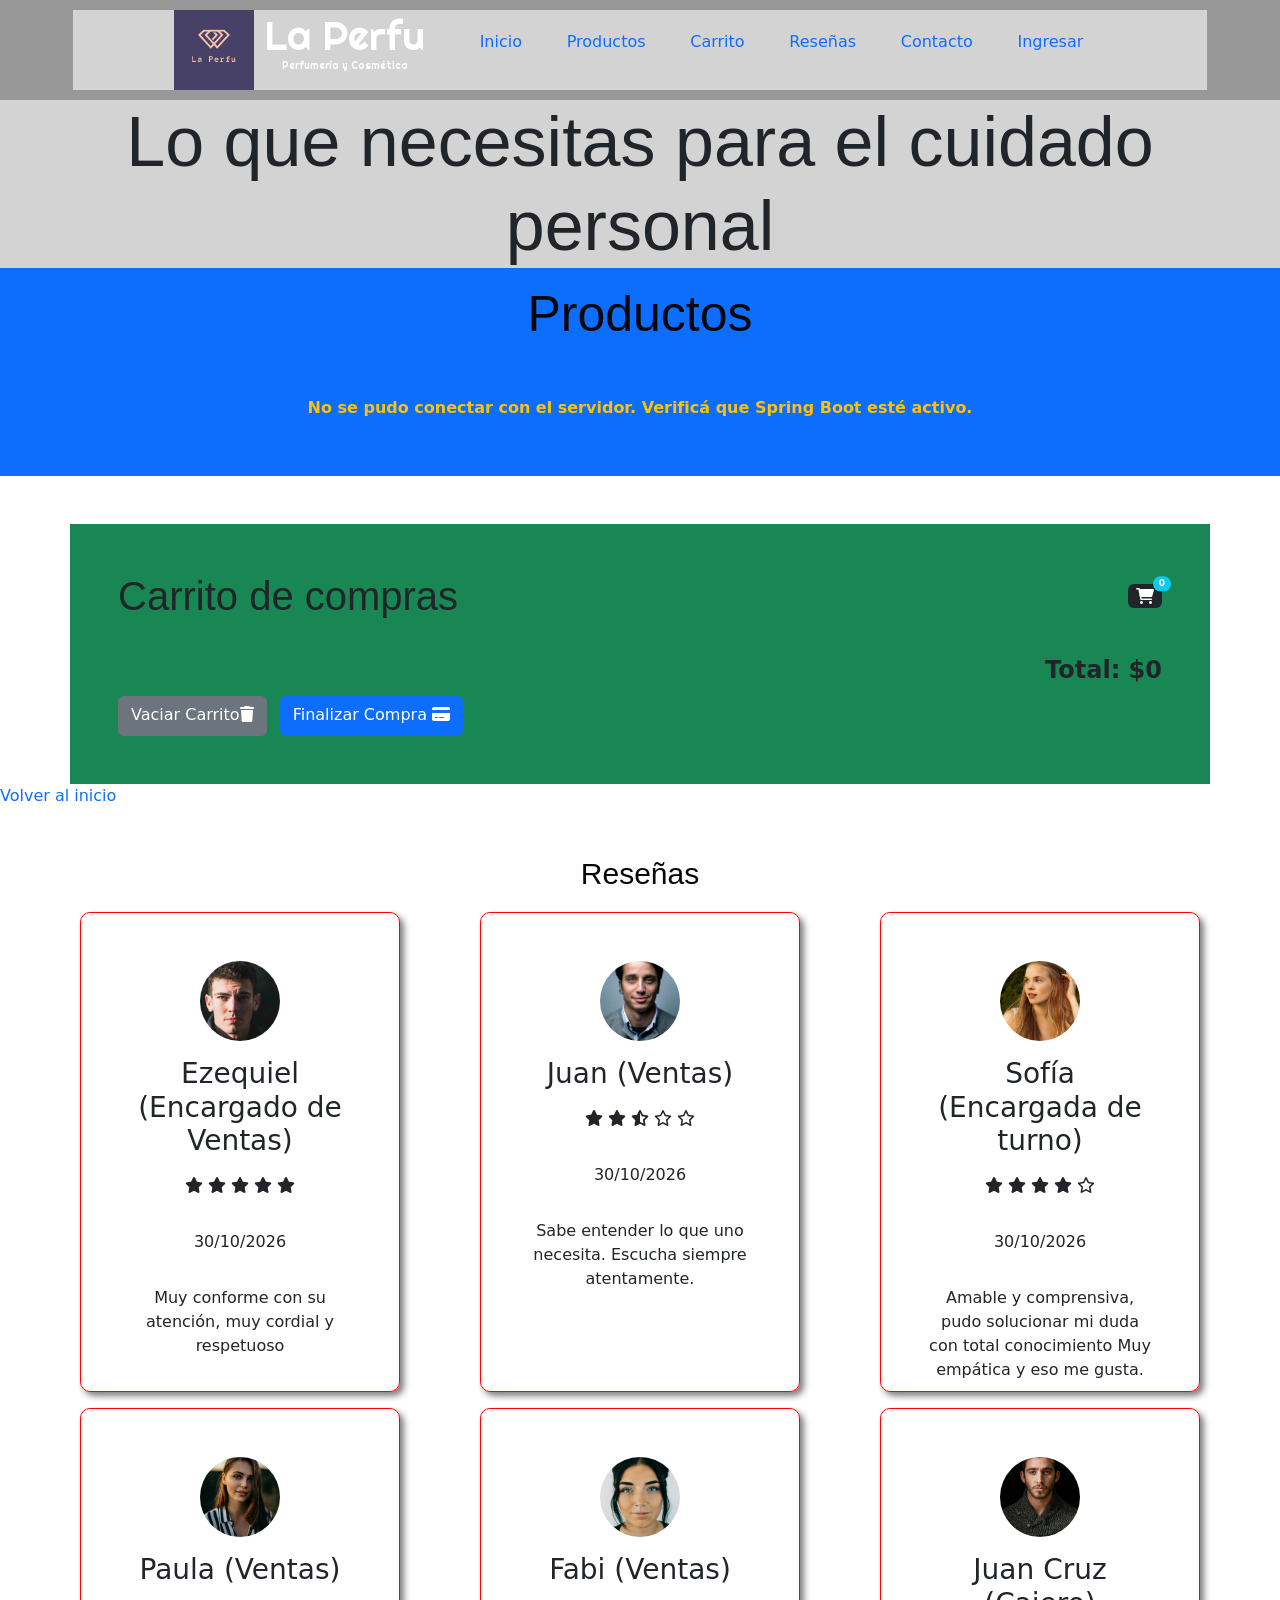
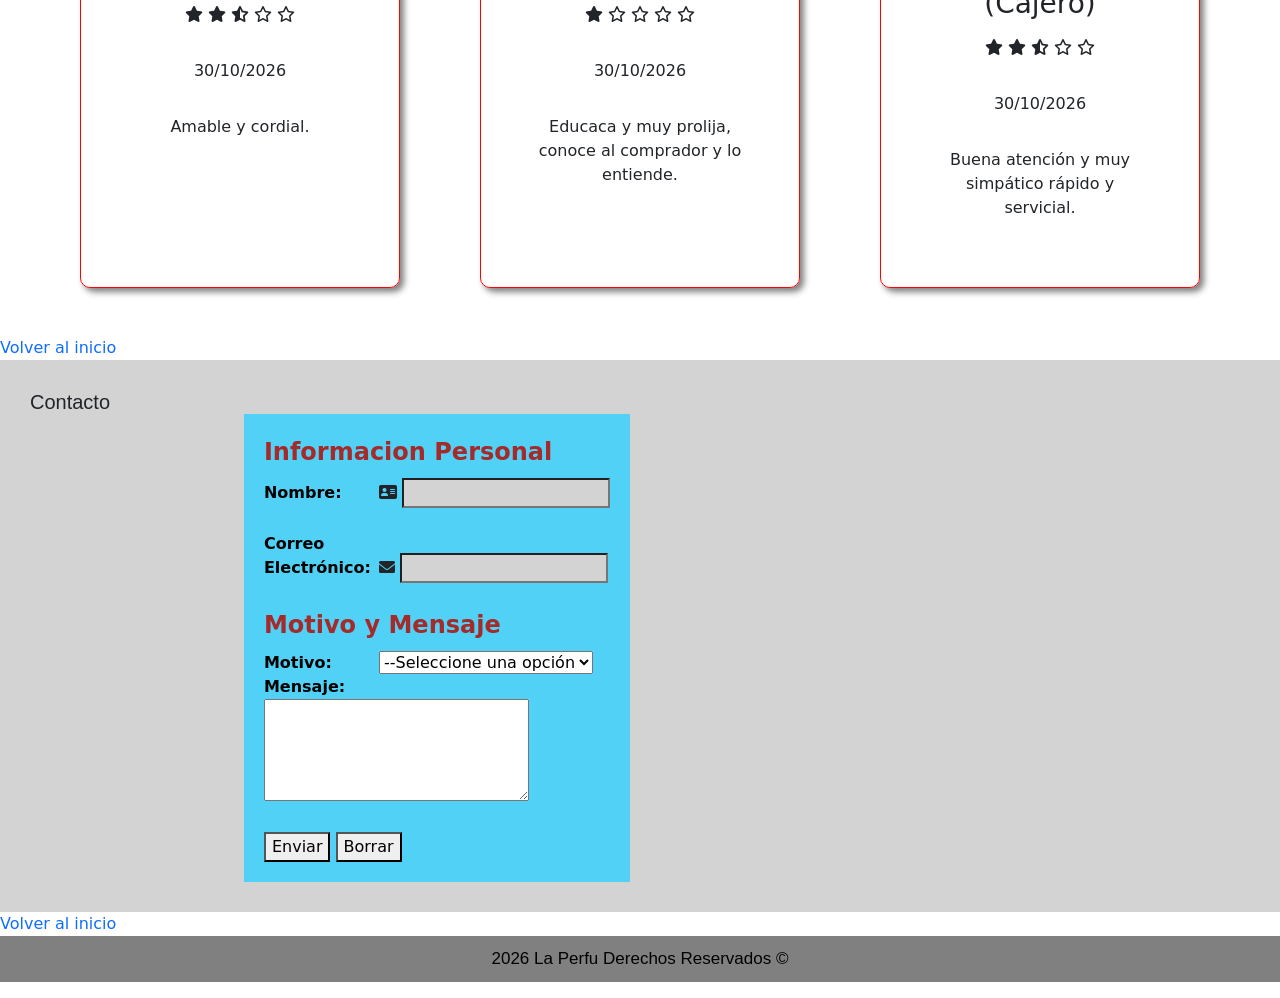
<file: src/main/resources/static/index.html>
<!DOCTYPE html>
<html lang="es">
  <head>
    <meta charset="UTF-8" />
    <meta name="viewport" content="width=device-width, initial-scale=1.0" />
    <title>La Perfu</title>
    <link rel="preconnect" href="https://fonts.googleapis.com" />
    <link rel="preconnect" href="https://fonts.gstatic.com" crossorigin />
    <link
      href="https://fonts.googleapis.com/css2?family=Montserrat:ital,wght@0,100..900;1,100..900&family=Open+Sans:ital,wght@0,300..800;1,300..800&family=Roboto+Condensed:ital,wght@0,100..900;1,100..900&display=swap"
      rel="stylesheet"
    />
    <link
      rel="stylesheet"
      href="https://cdnjs.cloudflare.com/ajax/libs/font-awesome/6.0.0-beta3/css/all.min.css"
    />
    <link
      href="https://cdn.jsdelivr.net/npm/bootstrap@5.3.8/dist/css/bootstrap.min.css"
      rel="stylesheet"
      integrity="sha384-sRIl4kxILFvY47J16cr9ZwB07vP4J8+LH7qKQnuqkuIAvNWLzeN8tE5YBujZqJLB"
      crossorigin="anonymous"
    />

    <link rel="stylesheet" href="./css/estilos.css" />
  </head>

  <body>
    <header class="header-principal">
      <nav class="nav-principal">
        <div class="contenedor contenedor-flex">
          <div class="contenedor-logo">
            <img src="./imagenes/logo.png" alt="Logo de La Perfu" />
            <h1 class="logo">
              <a href="index.html" class="logo-link"
                >La Perfu <br />
                <p class="parrafo-logo">Perfumería y Cosmética</p></a
              >
            </h1>
          </div>

                    <ul class="menu-principal">
            <li><a href="#inicio">Inicio</a></li>
            <li><a href="#productos">Productos</a></li>
            <li><a href="#carrito">Carrito</a></li>
            <li><a href="#resenias">Reseñas</a></li>
            <li><a href="#contacto">Contacto</a></li>
            <li id="navPedidosLink"><a href="pedidos.html">Ver Pedidos</a></li>
            <li id="navAdminLink" class="d-none"><a href="admin.html">Administración</a></li>
            <li id="navAuthArea"><a href="login.html">Ingresar</a></li>
          </ul>

        </div>
      </nav>

      <!--section.banner>img.img-banner+.contenido-banner-->
      <section class="banner">
        
        <div class="contenido-banner">
          <h1>Lo que necesitas para el cuidado personal</h1>
        </div>
      </section>
      
    </header>

    <main>
      <section id="productos" class="grupo-producto">
        
        
                  <div class="contenedorProductos row justify-content-center gap-2 bg-primary w-auto p-3 text-center">
            <h2 class="productos">Productos</h2>
            <div id="spinnerCatalogo" class="col-12 py-5 text-white">
              <div class="spinner-border text-light" role="status">
                <span class="visually-hidden">Cargando catálogo...</span>
              </div>
              <div class="small mt-2">Cargando fragancias desde el servidor...</div>
            </div>
          </div>


       
      </section>
      <!-- Carrito de compras -->
      <section id="carrito">
        <div class="container mt-5 bg-success p-5">
            <div class="d-flex gap-2 mb-3 align-items-center justify-content-between">
                <h2 class="m-0 display-6">Carrito de compras</h2>
                <span class="badge text-bg-dark position-relative">
                    <i class="fa-solid fa-cart-shopping fs-6"></i>
                        <span class="contador position-absolute top-0 start-100 translate-middle badge rounded-pill bg-info">
                            0
                        </span>
                    </span>
                </div>
                <div class="row">
                    <div class="col">
                        <ul class="list-group">

                        </ul>
                        
                    </div>
                    <div id="totalCarrito" class="mt-3 fs-4 fw-bold text-end">
                      Total: $0
                    </div>

                </div>
                <button type="button" class="vaciarCarrito btn btn-secondary pb-2 mt-2">
                    Vaciar Carrito<i class="fa fa-trash" aria-hidden="true"></i>
                </button>

                <button type="button" onclick="abrirModalCheckout()" class="finalizarCompra btn btn-primary pb-2 mt-2 ms-2">
                    Finalizar Compra <i class="fa-solid fa-credit-card"></i>
                </button>

        </div>
      </section>
       


      <nav>
        <a href="#top">Volver al inicio</a>
      </nav>
      <!-- Reseña -->
      <section id="resenias">
        <h2 class="resenias">Reseñas</h2>
        <div class="resenias--contenedor">
          <article class="card1">
            <img src="./imagenes/rostro1.jpg" alt="Ezequiel" />
            <!-- Imagen del revisor en unplash -->
            <div class="card1--contenido">
              <h3>Ezequiel (Encargado de Ventas)</h3>
              <p>
                <i class="fa-solid fa-star" aria-hidden="true"></i>
                <i class="fa-solid fa-star" aria-hidden="true"></i>
                <i class="fa-solid fa-star" aria-hidden="true"></i>
                <i class="fa-solid fa-star" aria-hidden="true"></i>
                <i class="fa-solid fa-star" aria-hidden="true"></i>
              </p>
              <p>30/10/2026</p>
              <p>Muy conforme con su atención, muy cordial y respetuoso</p>
            </div>
          </article>

          <article class="card1">
            <img src="./imagenes/rostro2.jpg" alt="Juan" />
            <!-- Imagen del revisor en unplash -->
            <div class="card1--contenido">
              <h3>Juan (Ventas)</h3>
              <p>
                <i class="fa-solid fa-star" aria-hidden="true"></i>
                <i class="fa-solid fa-star" aria-hidden="true"></i>
                <i class="fa-solid fa-star-half-stroke"></i>
                <i class="fa-regular fa-star" aria-hidden="true"></i>
                <i class="fa-regular fa-star" aria-hidden="true"></i>
              </p>
              <p>30/10/2026</p>
              <p>
                Sabe entender lo que uno necesita. Escucha siempre atentamente.
              </p>
            </div>
          </article>
          <article class="card1">
            <img src="./imagenes/rostro3.jpg" alt="Sofi" />
            <!-- Imagen del revisor en unplash -->
            <div class="card1--contenido">
              <h3>Sofía (Encargada de turno)</h3>
              <p>
                <i class="fa-solid fa-star" aria-hidden="true"></i>
                <i class="fa-solid fa-star" aria-hidden="true"></i>
                <i class="fa-solid fa-star" aria-hidden="true"></i>
                <i class="fa-solid fa-star" aria-hidden="true"></i>
                <i class="fa-regular fa-star" aria-hidden="true"></i>
              </p>
              <p>30/10/2026</p>
              <p>
                Amable y comprensiva, pudo solucionar mi duda con total
                conocimiento Muy empática y eso me gusta.
              </p>
            </div>
          </article>
          <article class="card1">
            <img src="./imagenes/rostro4.jpg" alt="Paula" />
            <!-- Imagen del revisor en unplash -->
            <div class="card1--contenido">
              <h3>Paula (Ventas)</h3>
              <p>
                <i class="fa-solid fa-star" aria-hidden="true"></i>
                <i class="fa-solid fa-star" aria-hidden="true"></i>
                <i class="fa-solid fa-star-half-stroke"></i>
                <i class="fa-regular fa-star" aria-hidden="true"></i>
                <i class="fa-regular fa-star" aria-hidden="true"></i>
              </p>
              <p>30/10/2026</p>
              <p>Amable y cordial.</p>
            </div>
          </article>
          

          <article class="card1">
            <img src="./imagenes/rostro6.jpg" alt="Fabi" />
            <!-- Imagen del revisor en unplash -->
            <div class="card1--contenido">
              <h3>Fabi (Ventas)</h3>
              <p>
                <i class="fa-solid fa-star" aria-hidden="true"></i>
                <i class="fa-regular fa-star" aria-hidden="true"></i>
                <i class="fa-regular fa-star" aria-hidden="true"></i>
                <i class="fa-regular fa-star" aria-hidden="true"></i>
                <i class="fa-regular fa-star" aria-hidden="true"></i>
              </p>
              <p>30/10/2026</p>
              <p>Educaca y muy prolija, conoce al comprador y lo entiende.</p>
            </div>
          </article>
          <article class="card1">
            <img src="./imagenes/rostro7.jpg" alt="Juan Cruz" />
            <!-- Imagen del revisor en unplash -->
            <div class="card1--contenido">
              <h3>Juan Cruz (Cajero)</h3>
              <p>
                <i class="fa-solid fa-star" aria-hidden="true"></i>
                <i class="fa-solid fa-star" aria-hidden="true"></i>
                <i class="fa-solid fa-star-half-stroke"></i>
                <i class="fa-regular fa-star" aria-hidden="true"></i>
                <i class="fa-regular fa-star" aria-hidden="true"></i>
              </p>
              <p>30/10/2026</p>
              <p>Buena atención y muy simpático rápido y servicial.</p>
            </div>
          </article>
          
          
        </div>
      </section>
      <nav>
        <a href="#top">Volver al inicio</a>
      </nav>
    </main>
    
    <footer>
      <section id="contacto">
        <h2>Contacto</h2>
        <div class="contacto contacto-flex">
          <form 
            id="form-contacto"
            class="formulario-contacto"
            action="https://formspree.io/f/xkgvljye"
            method="post"
          >
            <fieldset>
              <legend>Informacion Personal</legend>
              <div>
                <label for="name">Nombre:</label>
                <i class="fa fa-address-card" aria-hidden="true"></i>
                <input type="text" id="name" name="name" required /><br /><br />
              </div>
              <div>
                <label for="email">Correo Electrónico:</label>
                <i class="fa fa-envelope" aria-hidden="true"></i>
                <input
                  type="email"
                  id="email"
                  name="email"
                  required
                /><br /><br />
              </div>
            </fieldset>

            <fieldset>
              <legend>Motivo y Mensaje</legend>
              <div>
                <label for="motivo">Motivo:</label>

                <select name="motivo" id="motivo">
                  <option value="">--Seleccione una opción</option>
                  <option value="consulta">Consulta</option>
                  <option value="soporte">Soporte</option>
                  <option value="otros">Otros</option>
                </select>
              </div>
              <div><label for="message">Mensaje:</label></div>
              <textarea
                id="message"
                name="message"
                rows="4"
                cols="30"
                required
              ></textarea
              ><br /><br />
            </fieldset>

            <button type="submit">Enviar</button>
            <button type="reset">Borrar</button>
          </form>
          <iframe
            class="mapa"
            src="https://www.google.com/maps/embed?pb=!1m14!1m12!1m3!1d26267.295391081876!2d-58.534929095697606!3d-34.619029313109834!2m3!1f0!2f0!3f0!3m2!1i1024!2i768!4f13.1!5e0!3m2!1ses-419!2sar!4v1757460676916!5m2!1ses-419!2sar"
            width="500"
            height="300"
            style="border: 0"
            allowfullscreen=""
            loading="lazy"
            referrerpolicy="no-referrer-when-downgrade"
          >
          </iframe>
        </div>
      </section>

      <nav>
        <a href="#top">Volver al inicio</a>
      </nav>
      <footer>

       <p class="pie-de-pagina"> <span id="current-year"></span> La Perfu Derechos Reservados &copy;</p>
      <!-- <p class="footer">Derechos reservados &copy; 2025</p> -->
    
      
    </footer>
    

    <!-- Ventana Emergente de Éxito de Compra (Modal Bootstrap) -->
<div class="modal fade" id="modalExitoCompra" tabindex="-1" aria-labelledby="modalExitoLabel" aria-hidden="true">
  <div class="modal-dialog modal-dialog-centered">
    <div class="modal-content text-center border-0 p-4" style="border-radius: 15px; box-shadow: 0 10px 30px rgba(0,0,0,0.1);">
      <div class="modal-body">
        <p class="text-muted mb-3" id="resumenSubtotal">Subtotal Carrito: $0.00</p>
        
        <label class="form-label fw-semibold">Selecciona el método de pago:</label>
        <select class="form-select mb-3" id="selectMetodoPago" onchange="calcularMontoFinalYCuotas()" style="border-radius: 8px;">
          <option value="efectivo">Efectivo (10% de Descuento 🎉)</option>
          <option value="debito">Tarjeta de Débito (Total Neto)</option>
          <option value="credito">Tarjeta de Crédito (Hasta 6 cuotas)</option>
        </select>

        <!-- Bloque dinámico para las cuotas (oculto por defecto) -->
        <div id="bloqueCuotas" class="d-none mb-3">
          <label class="form-label fw-semibold">Cantidad de cuotas:</label>
          <select class="form-select" id="selectCuotas" onchange="calcularMontoFinalYCuotas()" style="border-radius: 8px;">
            <option value="1">1 cuota sin interés</option>
            <option value="3">3 cuotas fijas</option>
            <option value="6">6 cuotas fijas</option>
          </select>
          <p class="text-danger fw-bold mt-2" id="textoValorCuota"></p>
        </div>

        <hr class="my-3">
        <div class="d-flex justify-content-between align-items-center mb-4">
          <span class="fs-4 fw-bold">Total a Pagar:</span>
          <span class="fs-3 fw-bold text-success" id="totalFinalPago">$0.00</span>
        </div>

        <button type="button" onclick="procesarPagoYEnviarBackend()" class="btn btn-dark px-4 py-2 w-100 fw-semibold" id="btnConfirmarPagoFinal" style="border-radius: 8px;">
          Confirmar y Pagar <i class="fa-solid fa-circle-check ms-1"></i>
        </button>
      </div>
    </div>
  </div>
</div>

<div class="toast-container position-fixed bottom-0 end-0 p-3" style="z-index: 1080;">
  <div id="toastCompraExitosa" class="toast align-items-center text-bg-success border-0 shadow-lg" role="alert" aria-live="assertive" aria-atomic="true">
    <div class="d-flex">
      <div class="toast-body fs-6 fw-semibold">
        <i class="fa-solid fa-circle-check me-2"></i> ¡Compra procesada con éxito! Tu pedido ya fue registrado.
      </div>
      <button type="button" class="btn-close btn-close-white me-2 m-auto" data-bs-dismiss="toast" aria-label="Cerrar"></button>
    </div>
  </div>
</div>

    <script
      src="https://cdn.jsdelivr.net/npm/bootstrap@5.3.8/dist/js/bootstrap.bundle.min.js"
      integrity="sha384-FKyoEForCGlyvwx9Hj09JcYn3nv7wiPVlz7YYwJrWVcXK/BmnVDxM+D2scQbITxI"
      crossorigin="anonymous"
    ></script>

    

    <script src="./js/auth.js?v=4"></script>
    <script src="./js/script.js?v=3"></script>
    
    <script src="js/form.js"></script>
    <script src="js/footer.js"></script>
  
  </body>
</html>
</file>
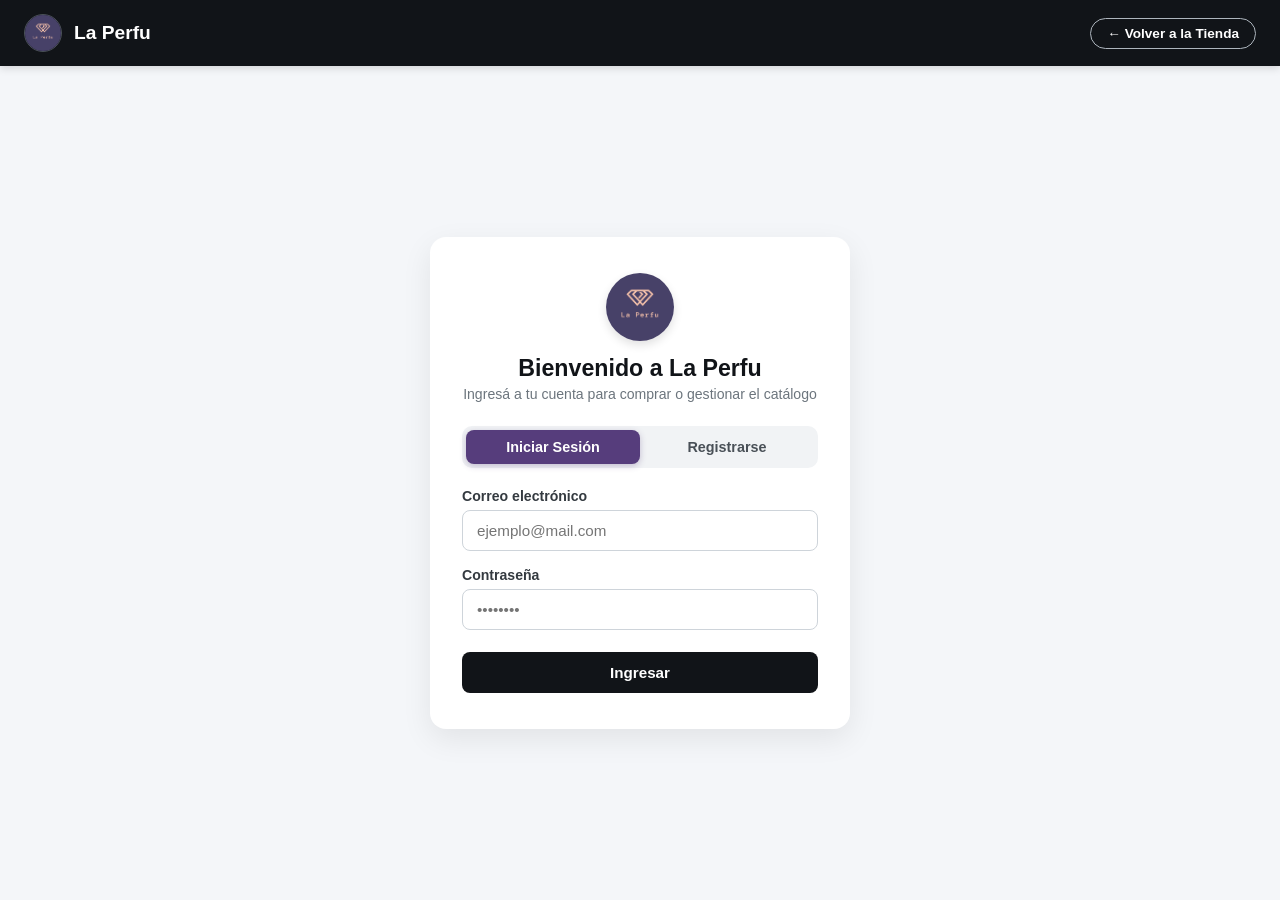
<file: src/main/resources/static/login.html>
<!doctype html>
<html lang="es">
  <head>
    <meta charset="UTF-8" />
    <meta name="viewport" content="width=device-width, initial-scale=1.0" />
    <title>Iniciar Sesión | La Perfu</title>
    <link rel="icon" href="./imagenes/logo.png" type="image/png" />
    <style>
      * {
        box-sizing: border-box;
        margin: 0;
        padding: 0;
      }
      body {
        font-family: "Segoe UI", Tahoma, Geneva, Verdana, sans-serif;
        background-color: #f4f6f9;
        color: #212529;
        min-height: 100vh;
        display: flex;
        flex-direction: column;
      }
      header {
        background-color: #111418;
        padding: 14px 24px;
        display: flex;
        justify-content: space-between;
        align-items: center;
        box-shadow: 0 2px 8px rgba(0, 0, 0, 0.15);
      }
      .brand {
        display: flex;
        align-items: center;
        gap: 12px;
        text-decoration: none;
        color: #fff;
        font-weight: 700;
        font-size: 1.2rem;
      }
      .brand img {
        width: 38px;
        height: 38px;
        border-radius: 50%;
        object-fit: cover;
        border: 1px solid #495057;
      }
      .btn-tienda {
        text-decoration: none;
        color: #fff;
        border: 1px solid #adb5bd;
        padding: 7px 16px;
        border-radius: 20px;
        font-size: 0.85rem;
        font-weight: 600;
        transition: 0.2s;
      }
      .btn-tienda:hover {
        background-color: #fff;
        color: #111418;
      }
      main {
        flex: 1;
        display: flex;
        align-items: center;
        justify-content: center;
        padding: 30px 16px;
      }
      .card-auth {
        background: #ffffff;
        width: 100%;
        max-width: 420px;
        border-radius: 16px;
        padding: 36px 32px;
        box-shadow: 0 10px 30px rgba(0, 0, 0, 0.08);
      }
      .card-header-logo {
        text-align: center;
        margin-bottom: 24px;
      }
      .card-header-logo img {
        width: 68px;
        height: 68px;
        border-radius: 50%;
        object-fit: cover;
        margin-bottom: 10px;
        box-shadow: 0 4px 10px rgba(0, 0, 0, 0.12);
      }
      .card-header-logo h2 {
        font-size: 1.45rem;
        color: #111418;
        margin-bottom: 4px;
      }
      .card-header-logo p {
        font-size: 0.88rem;
        color: #6c757d;
      }
      .tabs {
        display: flex;
        background-color: #f1f3f5;
        border-radius: 10px;
        padding: 4px;
        margin-bottom: 20px;
      }
      .tab-btn {
        flex: 1;
        padding: 9px;
        border: none;
        background: transparent;
        font-weight: 600;
        font-size: 0.9rem;
        color: #495057;
        border-radius: 8px;
        cursor: pointer;
        transition: 0.2s;
      }
      .tab-btn.active {
        background-color: #563d7c;
        color: #ffffff;
        box-shadow: 0 2px 6px rgba(86, 61, 124, 0.3);
      }
      .alerta {
        padding: 10px 14px;
        border-radius: 8px;
        font-size: 0.85rem;
        margin-bottom: 16px;
        display: none;
      }
      .alerta.error {
        display: block;
        background-color: #f8d7da;
        color: #842029;
        border: 1px solid #f5c2c7;
      }
      .alerta.exito {
        display: block;
        background-color: #d1e7dd;
        color: #0f5132;
        border: 1px solid #badbcc;
      }
      .form-group {
        margin-bottom: 16px;
      }
      label {
        display: block;
        font-size: 0.88rem;
        font-weight: 600;
        margin-bottom: 6px;
        color: #343a40;
      }
      input {
        width: 100%;
        padding: 11px 14px;
        border: 1px solid #ced4da;
        border-radius: 8px;
        font-size: 0.95rem;
        outline: none;
        transition: border-color 0.2s;
      }
      input:focus {
        border-color: #563d7c;
      }
      .btn-submit {
        width: 100%;
        padding: 12px;
        border: none;
        border-radius: 8px;
        font-size: 0.95rem;
        font-weight: 700;
        cursor: pointer;
        margin-top: 6px;
        transition: 0.2s;
      }
      .btn-login {
        background-color: #111418;
        color: #ffffff;
      }
      .btn-login:hover {
        background-color: #2b3035;
      }
      .btn-register {
        background-color: #ffc107;
        color: #111418;
      }
      .btn-register:hover {
        background-color: #e0a800;
      }
      .oculto {
        display: none;
      }
    </style>
  </head>
  <body>
    <header>
      <a class="brand" href="index.html">
        <img src="./imagenes/logo.png" alt="Logo La Perfu" />
        <span>La Perfu</span>
      </a>
      <a href="index.html" class="btn-tienda">← Volver a la Tienda</a>
    </header>

    <main>
      <div class="card-auth">
        <div class="card-header-logo">
          <img src="./imagenes/logo.png" alt="La Perfu" />
          <h2>Bienvenido a La Perfu</h2>
          <p>Ingresá a tu cuenta para comprar o gestionar el catálogo</p>
        </div>

        <div class="tabs">
          <button
            type="button"
            class="tab-btn active"
            id="btnTabLogin"
            onclick="mostrarPestana('login')"
          >
            Iniciar Sesión
          </button>
          <button
            type="button"
            class="tab-btn"
            id="btnTabRegister"
            onclick="mostrarPestana('register')"
          >
            Registrarse
          </button>
        </div>

        <div id="authAlert" class="alerta"></div>

        <!-- FORMULARIO INICIAR SESIÓN -->
        <form id="formLogin">
          <div class="form-group">
            <label for="loginEmail">Correo electrónico</label>
            <input
              type="email"
              id="loginEmail"
              placeholder="ejemplo@mail.com"
              required
            />
          </div>
          <div class="form-group">
            <label for="loginPassword">Contraseña</label>
            <input
              type="password"
              id="loginPassword"
              placeholder="••••••••"
              required
            />
          </div>
          <button type="submit" class="btn-submit btn-login">Ingresar</button>
        </form>

        <!-- FORMULARIO REGISTRO -->
        <form id="formRegister" class="oculto">
          <div class="form-group">
            <label for="regEmail">Correo electrónico</label>
            <input
              type="email"
              id="regEmail"
              placeholder="tuemail@mail.com"
              required
            />
          </div>
          <div class="form-group">
            <label for="regPassword">Contraseña</label>
            <input
              type="password"
              id="regPassword"
              placeholder="Creá una contraseña"
              required
            />
          </div>
          <button type="submit" class="btn-submit btn-register">
            Crear Cuenta
          </button>
        </form>
      </div>
    </main>

    <script src="./js/auth.js?v=4"></script>
    <script>
      const API_AUTH = "http://localhost:8080/auth";
      const authAlert = document.getElementById("authAlert");

      function mostrarPestana(tipo) {
        authAlert.className = "alerta";
        const formLogin = document.getElementById("formLogin");
        const formRegister = document.getElementById("formRegister");
        const btnLogin = document.getElementById("btnTabLogin");
        const btnRegister = document.getElementById("btnTabRegister");

        if (tipo === "login") {
          formLogin.classList.remove("oculto");
          formRegister.classList.add("oculto");
          btnLogin.classList.add("active");
          btnRegister.classList.remove("active");
        } else {
          formLogin.classList.add("oculto");
          formRegister.classList.remove("oculto");
          btnLogin.classList.remove("active");
          btnRegister.classList.add("active");
        }
      }

      function mostrarAlertaAuth(mensaje, esExito) {
        authAlert.textContent = mensaje;
        authAlert.className = esExito ? "alerta exito" : "alerta error";
      }

      const sesionExistente = obtenerUsuarioActual();
      if (sesionExistente) {
        window.location.href = "index.html";
      }

      document
        .getElementById("formLogin")
        .addEventListener("submit", async (e) => {
          e.preventDefault();
          authAlert.className = "alerta";

          const email = document.getElementById("loginEmail").value.trim();
          const password = document.getElementById("loginPassword").value;

          try {
            const res = await fetch(API_AUTH + "/login", {
              method: "POST",
              headers: { "Content-Type": "application/json" },
              body: JSON.stringify({ email, password }),
            });

            const data = await res.json().catch(() => ({}));
            if (!res.ok)
              throw new Error(data.error || "Email o contraseña incorrectos.");

            guardarSesion(data.token, data.email, data.rol);
            mostrarAlertaAuth("¡Bienvenido! Redirigiendo...", true);

            setTimeout(() => {
              window.location.href = "index.html";
            }, 600);
          } catch (err) {
            mostrarAlertaAuth(err.message, false);
          }
        });

      document
        .getElementById("formRegister")
        .addEventListener("submit", async (e) => {
          e.preventDefault();
          authAlert.className = "alerta";

          const email = document.getElementById("regEmail").value.trim();
          const password = document.getElementById("regPassword").value;

          try {
            const res = await fetch(API_AUTH + "/register", {
              method: "POST",
              headers: { "Content-Type": "application/json" },
              body: JSON.stringify({ email, password }),
            });

            const data = await res.json().catch(() => ({}));
            if (!res.ok)
              throw new Error(data.error || "No se pudo registrar el usuario.");

            mostrarAlertaAuth(
              "¡Cuenta creada con éxito! Ahora iniciá sesión.",
              true,
            );
            document.getElementById("formRegister").reset();
            document.getElementById("loginEmail").value = email;
            mostrarPestana("login");
          } catch (err) {
            mostrarAlertaAuth(err.message, false);
          }
        });
    </script>
  </body>
</html>
</file>
<file: src/main/resources/static/css/estilos.css>
/*Estilos la perfu*/
@import url("https://fonts.googleapis.com/css2?family=Monserrat:wght@100;400;700&family=Righteous&display=swap");

* {
  box-sizing: border-box;
  scroll-behavior: smooth;
}
/*Estilos generales*/
.body {
  font-family: "Monserrat", sans-serif;
  margin: 0;
}
img {
  display: block;
  width: 100%;
  max-width: 100%;
}
h1,
h2,
h3,
h4,
h5,
h6 {
  margin: 0;
}
h1 {
  font-family: "Monserrat", sans-serif;
  font-size: 70px;
  text-align: center;
}

h2 {
  font-family: "Monserrat", sans-serif;
  font-size: 20px;
  text-align: center;
}
h2.productos {
  margin-bottom: 20px;
  text-align: center;
  font-size: 50px;
  color: rgb(8, 8, 12);
}
h2.resenias {
  margin-bottom: 20px;
  text-align: center;
  font-size: 30px;
  color: rgb(8, 8, 12);
}

.contenedor {
  width: 100%;
  margin: auto;
}

.contenedor-flex {
  display: flex;
  flex-wrap: wrap;
  justify-content: center;
  align-items: center;
  width: 90%;
  overflow: auto;
  background-color: lightgray;
}

/*Estilos del header*/
.header-principal {
  width: 100%;
  background: lightgrey;
}
.icon-menu {
  font-size: 30px;
  color: black;
  margin-right: 20px;
  cursor: pointer;
  display: none;
}

.logo {
  font-size: 40px;
  color: white;
  font-family: "Righteous", cursive;
  font-weight: 100;
  margin-left: 10px;
  text-align: center;
}
.logo-link {
  text-decoration: none;
  color: white;
}
.logo-link:hover {
  color: #4637ff;
}
.contenedor-logo {
  display: flex;
  flex-wrap: wrap;
  justify-content: center;
  align-items: center;
}
.parrafo-logo {
  font-size: 10px;
}
header img {
  width: 80px;
}

a {
  text-decoration: none;
  

}
.menu-principal {
  width: 60%;
  display: flex;
  flex-wrap: wrap;
  justify-content: space-around; /*alineacion horizontal*/
  text-align: right;
  list-style: none;
  
}
.nav-principal {
  width: 100%;
  position: relative;
  padding: 10px;
  z-index: 1000; /*profundidad*/
  background: rgba(0, 0, 0, 0.281);
  flex-wrap: wrap;
  
}

/*.contenedor-iframe {
  background-color: lightgray;
}*/

.contenedor-imagen {
  display: flex;
  flex-wrap: wrap;
  justify-content: center;
  gap: 2rem;
  align-items: center;
  width: 80%;
  margin: 0;  
  padding: 20px;
  
}

.grupo-producto {
  width: 100%;
  
}
.grupo-producto .titulo-producto {
  font-size: 20px;
  text-align: left;
  color: blue;
}
.img-producto {
  object-fit: cover;
  margin-bottom: 10px;
  cursor: pointer;
  transition: all 0.5s;
  overflow: hidden;
}
.img-producto:hover {
  transform: scale(1.02);
}

.article-producto {
  padding: 10px;
  text-align: center;
  font-family: "Monserrat", sans-serif;
  
}

/*codigo de reseñas *****************************/
#resenias {
  padding: 3rem;
  
}

.resenias--contenedor {
  display: grid;
  /*grid-template-columns: 20rem 20rem 20rem;*/
  /*grid-template-columns: 1fr 1fr 1fr;*//* 1fr 1fr 1fr es para que se adapte a cualquier tamaño de pantalla*//* eto lo hace responsivo*/
  /*grid-template-rows: auto;
  grid-template-rows: 28rem 28rem 28rem;*/
 /* grid-template-columns: repeat(3, 1fr);*/

 /*para que la cantidad de columnas sean responsivas*/

 /*grid-template-columns: repeat(auto-fit, minmax(20rem, 1fr));*//* esto lo hce responsivo*/
  grid-template-columns: repeat(3, 1fr);
  gap: 1rem;/* separa las etiquetas entre si*/
  justify-content: center;/* centra las tarjetas en el contenedor*/
  justify-items: center; /* centra las tarjetas individualmente*/
 
}

.card1 {
  width: 20rem;
  height: 30rem;
  border: 1px solid red;
  border-radius: 10px;
  padding: 3rem;
  text-align: center;
  box-shadow: 4px 4px 6px rgba(0, 0, 0, 0.5);
  transition: transform 0.5s, box-shadow 0.5s;

}

.card1:hover {
 
  transform: translate(-3px);
  box-shadow: 10px 10px 15px rgba(0, 0, 0, 0.3);
}

.card1 img {
  width: 80px;
  height: 80px;
  object-fit: cover; /* la imagen se ajusta al contenedor*/
  border-radius: 50%;
  margin: auto;
}

.card1--contenido  {
  margin-top: 1rem;
  display: flex;
  flex-direction: column;
  gap: 1rem;
}
/* si quiero agregar una propiedad a todos los elementos uso asterisco * (selector universal) */
/* Selector e etiquetas <p> selecciona un elemento de untipo especifico */

/*codigo del footer*/
#contacto {
  padding: 30px;
  background-color: lightgray;
  
}
.formulario-contacto {
  padding: 20px ; 
  background-color: #51d1f6;
} 
  
legend {
  font-weight: bold;
  color: brown;
}

input {
  background-color: lightgray;
}
label {
  display: inline-block;
  width: 100px;
  text-align: left;
  margin-right: 10px;
  font-weight: bold;
  color: black;
}


.mapa {
  width: 30%;
  margin-left: 40px;
}

.contacto {
  display: flex;
  text-align: left;
  justify-content: center;
}
#contacto input:focus,
textarea:focus {
  background-color: lightgrey ;

}

.footer {
  text-align: center;
  font-size: 17px;
  color: black;
  font-family: "Monserrat", sans-serif;
  background-color: gray;
  padding: 10px;
}
.pie-de-pagina {
  text-align: center;
  font-size: 17px;
  color: black;
  font-family: "Monserrat", sans-serif;
  background-color: gray;
  padding: 10px;
}
h2 {
  font-family: "Monserrat", sans-serif;
  font-size: 20px;
  text-align: left;
}

/* la cascada hace referencia a que el elemento que prevalece es siempre el ultimo*/


/* Media Queries para dispositivos móviles *********************/
/* Para Celulares*/
@media (max-width: 480px) {
.contenedor-logo {
  font-size: 18px;
  color: white;
  font-family: "Righteous", cursive;
  font-weight: 100;
  margin-left: 0;
  text-align: center;
}
.icon-menu {
  display: block;
}
.resenias--contenedor {
  grid-template-columns: 1fr;
  gap: 15px;
}
.banner{
  display: none;
}
}
/* Para Tablets*/
@media (max-width: 768px) {
  .contenedor-logo {
  font-size: 20px;
  color: white;
  font-family: "Righteous", cursive;
  font-weight: 100;
  margin-left: 10px;
  text-align: center;
}
.icon-menu {
  display: block;
}
.resenias--contenedor {
  grid-template-columns: 1fr;
}
.banner{
  display: none;
}

.contenedor-logo {
  font-size: 20px;
  color: white;
  font-family: "Righteous", cursive;
  font-weight: 100;
  margin-left: 10px;
  text-align: center;
}
.icon-menu {
  display: block;
}
.resenias--contenedor {
  grid-template-columns: 1fr;
}
.banner{
  display: none;
}
}

@media screen and (min-width:1024px) {
    .icon-menu {
        display: none;
    
    }
    .menu {
        position: static;
        display: flex;
        height: auto;
        width: auto;
        background-color: rgba(0,0,0,0.6);
        
    }
    .menu-link {
        background-color: rgba(0,0,0,6);
        margin-left: 15px;
        margin-right: 15px;
        
    }
    .menu-link-select {
        background-color: #4637ff;
    }
    
    /*responsive banner*/
    .contenido-banner {
        font-size: 48px;
    }
    .img-banner {
        height: 850px;
    }
    
    /* responsive main*/
    .grupo-color .contenedor {
        padding: 60px;
        line-height: 35px;
    }
    .main description .columna:nth-child(2) {
        padding: 10px;
        line-height: 30px;        
        
    }
    .columna-50-25 {
        width: 24.5%;
        background-color: white;
        color: black;
    }
}
</file>
